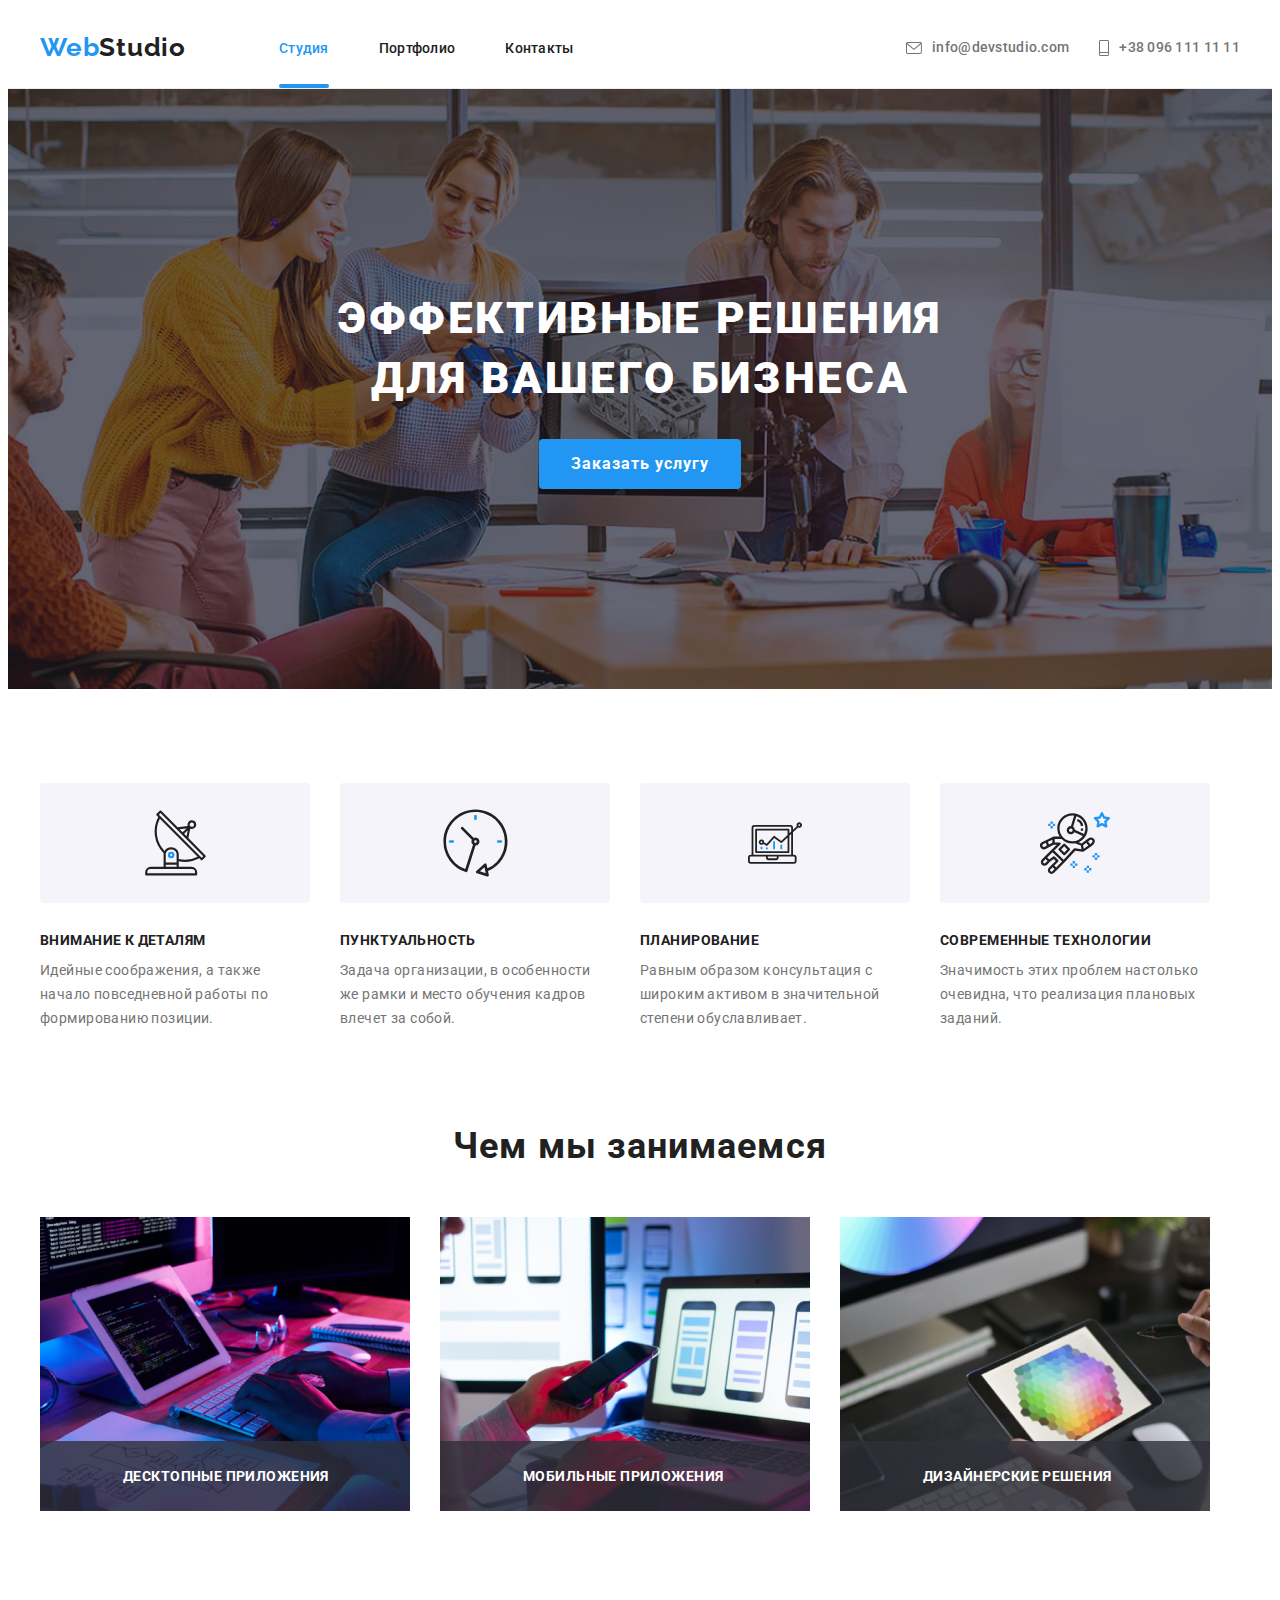
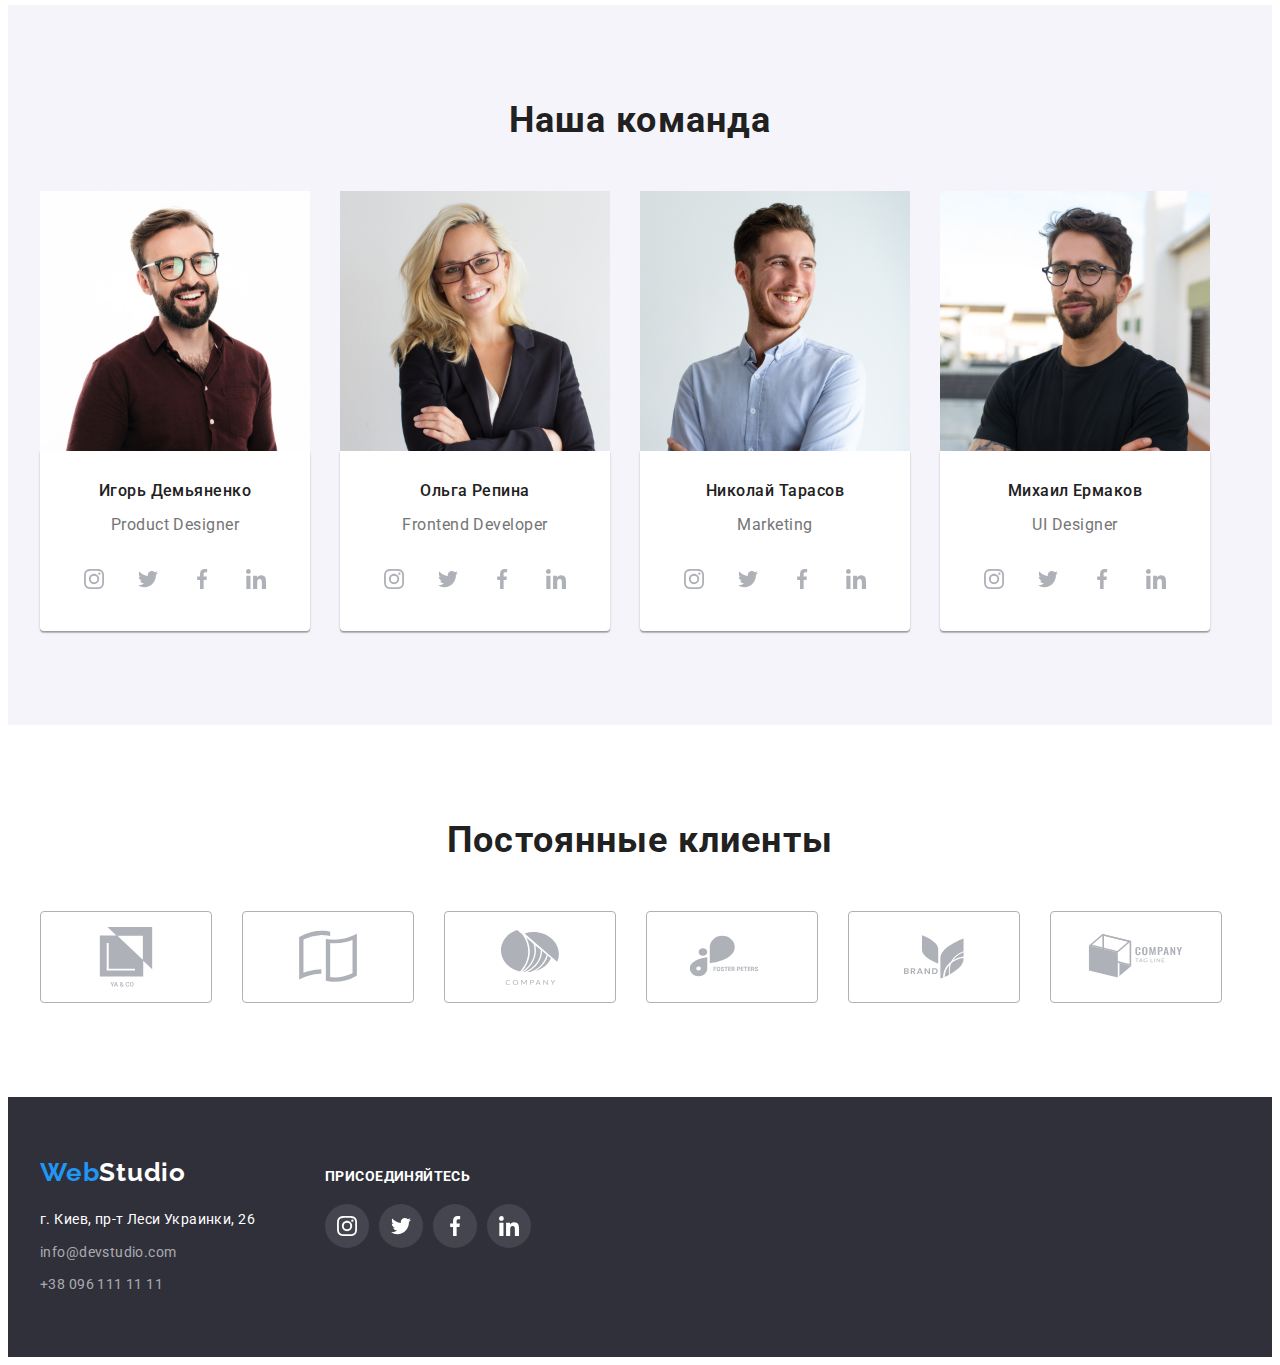
<file: index.html>
<!DOCTYPE html>
<html lang="ru">
  <head>
    <meta charset="UTF-8" />
    <title>Main</title>
    <link rel="preconnect" href="https://fonts.googleapis.com" />
    <link rel="preconnect" href="https://fonts.gstatic.com" crossorigin />
    <link
      href="https://fonts.googleapis.com/css2?family=Raleway:wght@700&family=Roboto:wght@400;500;700;900&display=swap"
      rel="stylesheet"
    />
    <link
      rel="stylesheet"
      href="https://cdnjs.cloudflare.com/ajax/libs/modern-normalize/1.1.0/modern-normalize.min.css"
      integrity="sha512-wpPYUAdjBVSE4KJnH1VR1HeZfpl1ub8YT/NKx4PuQ5NmX2tKuGu6U/JRp5y+Y8XG2tV+wKQpNHVUX03MfMFn9Q=="
      crossorigin="anonymous"
      referrerpolicy="no-referrer"
    />
    <link rel="stylesheet" href="./css/styles.css" />
  </head>
  <body>
    <header>
      <div class="header-box container">
        <nav class="main-nav">
          <a href="./index.html" class="logo-link-top current"
            ><span class="accent">Web</span>Studio</a
          >
          <ul class="header-box list">
            <li class="item"><a href="./index.html" class="link-nav current">Студия</a></li>
            <li class="item"><a href="./portfolio.html" class="link-nav">Портфолио</a></li>
            <li class="item"><a href="./" class="link-nav">Контакты</a></li>
          </ul>
        </nav>
        <ul class="list contact-list">
          <li class="contacts">
            <a href="mailto:info@devstudio.com" class="link-contact">
              <svg class="icons" width="16" height="12">
                <use href="./images/icons.svg#letter"></use>
              </svg>
              info@devstudio.com</a
            >
          </li>
          <li class="contacts">
            <a href="tel:+380961111111" class="link-contact">
              <svg class="icons" width="10" height="16">
                <use href="./images/icons.svg#mobile"></use>
              </svg>
              +38 096 111 11 11</a
            >
          </li>
        </ul>
      </div>
    </header>
    <main>
      <section class="background-about">
        <div class="container">
          <h1 class="hero-title">Эффективные решения для вашего бизнеса</h1>
          <button class="button-order" type="button" data-modal-open>Заказать услугу</button>
        </div>
      </section>
      <section class="section-fix">
        <div class="container">
          <ul class="list main-box">
            <li class="item-text">
              <div class="benefits">
                <svg class="icon-ben" width="65" height="70">
                  <use href="./images/icons.svg#antenna"></use>
                </svg>
              </div>
              <h3 class="list-title">Внимание к деталям</h3>
              <p class="text">
                Идейные соображения, а также начало повседневной работы по формированию позиции.
              </p>
            </li>
            <li class="item-text">
              <div class="benefits">
                <svg class="icon-ben" width="67" height="70">
                  <use href="./images/icons.svg#clock"></use>
                </svg>
              </div>
              <h3 class="list-title">Пунктуальность</h3>
              <p class="text">
                Задача организации, в особенности же рамки и место обучения кадров влечет за собой.
              </p>
            </li>
            <li class="item-text">
              <div class="benefits">
                <svg class="icon-ben" width="70" height="54">
                  <use href="./images/icons.svg#tv"></use>
                </svg>
              </div>
              <h3 class="list-title">Планирование</h3>
              <p class="text">
                Равным образом консультация с широким активом в значительной степени обуславливает.
              </p>
            </li>
            <li class="item-text">
              <div class="benefits">
                <svg class="icon-ben" width="70" height="70">
                  <use href="./images/icons.svg#astronaut"></use>
                </svg>
              </div>
              <h3 class="list-title">Современные технологии</h3>
              <p class="text">
                Значимость этих проблем настолько очевидна, что реализация плановых заданий.
              </p>
            </li>
          </ul>
        </div>
      </section>
      <section>
        <div class="container">
          <h2 class="title">Чем мы занимаемся</h2>
          <ul class="list images-list">
            <li class="services">
              <div class="image-cover">
                <img src="./images/клава.jpg" alt="Набираем текст" width="370" />
                <div class="text-cover">
                  <p>Десктопные приложения</p>
                </div>
              </div>
            </li>
            <li class="services">
              <div class="image-cover">
                <img src="./images/телефон.jpg" alt="Клацаем телефон" width="370" />
                <div class="text-cover">
                  <p>Мобильные приложения</p>
                </div>
              </div>
            </li>
            <li class="services">
              <div class="image-cover">
                <img src="./images/планшет.jpg" alt="Смотрим на планшет" width="370" />
                <div class="text-cover">
                  <p>Дизайнерские решения</p>
                </div>
              </div>
            </li>
          </ul>
        </div>
      </section>
      <section class="team">
        <div class="container">
          <h2 class="title">Наша команда</h2>
          <ul class="team-list list">
            <li class="team-item">
              <img src="./images/Игорь.jpg" alt="Про Игоря Демьяненко" width="270" />
              <div class="title-text">
                <h3 class="title-names">Игорь Демьяненко</h3>
                <p class="text-description">Product Designer</p>
                <ul class="list soc-list">
                  <li class="soc-item">
                    <a href="" class="soc-link">
                      <svg class="soc-icon" width="20" height="20">
                        <use href="./images/icons.svg#instagram-card"></use>
                      </svg>
                    </a>
                  </li>
                  <li class="soc-item">
                    <a href="" class="soc-link">
                      <svg class="soc-icon" width="20" height="20">
                        <use href="./images/icons.svg#twitter-card"></use>
                      </svg>
                    </a>
                  </li>
                  <li class="soc-item">
                    <a href="" class="soc-link">
                      <svg class="soc-icon" width="20" height="20">
                        <use href="./images/icons.svg#facebook-card"></use>
                      </svg>
                    </a>
                  </li>
                  <li class="soc-item">
                    <a href="" class="soc-link">
                      <svg class="soc-icon" width="20" height="20">
                        <use href="./images/icons.svg#linkedin-card"></use>
                      </svg>
                    </a>
                  </li>
                </ul>
              </div>
            </li>
            <li class="team-item">
              <img src="./images/Ольга.jpg" alt="Про Ольгу Репину" width="270" />
              <div class="title-text">
                <h3 class="title-names">Ольга Репина</h3>
                <p class="text-description">Frontend Developer</p>
                <ul class="list soc-list">
                  <li class="soc-item">
                    <a href="" class="soc-link">
                      <svg class="soc-icon" width="20" height="20">
                        <use href="./images/icons.svg#instagram-card"></use>
                      </svg>
                    </a>
                  </li>
                  <li class="soc-item">
                    <a href="" class="soc-link">
                      <svg class="soc-icon" width="20" height="20">
                        <use href="./images/icons.svg#twitter-card"></use>
                      </svg>
                    </a>
                  </li>
                  <li class="soc-item">
                    <a href="" class="soc-link">
                      <svg class="soc-icon" width="20" height="20">
                        <use href="./images/icons.svg#facebook-card"></use>
                      </svg>
                    </a>
                  </li>
                  <li class="soc-item">
                    <a href="" class="soc-link">
                      <svg class="soc-icon" width="20" height="20">
                        <use href="./images/icons.svg#linkedin-card"></use>
                      </svg>
                    </a>
                  </li>
                </ul>
              </div>
            </li>
            <li class="team-item">
              <img src="./images/Николай.jpg" alt="Про Николая Тарасова" width="270" />
              <div class="title-text">
                <h3 class="title-names">Николай Тарасов</h3>
                <p class="text-description">Marketing</p>
                <ul class="list soc-list">
                  <li class="soc-item">
                    <a href="" class="soc-link">
                      <svg class="soc-icon" width="20" height="20">
                        <use href="./images/icons.svg#instagram-card"></use>
                      </svg>
                    </a>
                  </li>
                  <li class="soc-item">
                    <a href="" class="soc-link">
                      <svg class="soc-icon" width="20" height="20">
                        <use href="./images/icons.svg#twitter-card"></use>
                      </svg>
                    </a>
                  </li>
                  <li class="soc-item">
                    <a href="" class="soc-link">
                      <svg class="soc-icon" width="20" height="20">
                        <use href="./images/icons.svg#facebook-card"></use>
                      </svg>
                    </a>
                  </li>
                  <li class="soc-item">
                    <a href="" class="soc-link">
                      <svg class="soc-icon" width="20" height="20">
                        <use href="./images/icons.svg#linkedin-card"></use>
                      </svg>
                    </a>
                  </li>
                </ul>
              </div>
            </li>
            <li class="team-item">
              <img src="./images/Михаил.jpg" alt="Про Михаила Ермакова" width="270" />
              <div class="title-text">
                <h3 class="title-names">Михаил Ермаков</h3>
                <p class="text-description">UI Designer</p>
                <ul class="list soc-list">
                  <li class="soc-item">
                    <a href="" class="soc-link">
                      <svg class="soc-icon" width="20" height="20">
                        <use href="./images/icons.svg#instagram-card"></use>
                      </svg>
                    </a>
                  </li>
                  <li class="soc-item">
                    <a href="" class="soc-link">
                      <svg class="soc-icon" width="20" height="20">
                        <use href="./images/icons.svg#twitter-card"></use>
                      </svg>
                    </a>
                  </li>
                  <li class="soc-item">
                    <a href="" class="soc-link">
                      <svg class="soc-icon" width="20" height="20">
                        <use href="./images/icons.svg#facebook-card"></use>
                      </svg>
                    </a>
                  </li>
                  <li class="soc-item">
                    <a href="" class="soc-link">
                      <svg class="soc-icon" width="20" height="20">
                        <use href="./images/icons.svg#linkedin-card"></use>
                      </svg>
                    </a>
                  </li>
                </ul>
              </div>
            </li>
          </ul>
        </div>
      </section>
      <section>
        <div class="container">
          <h2 class="title">Постоянные клиенты</h2>
          <ul class="list partners">
            <li class="item-partners">
              <a href="" class="link-partner">
                <svg class="icon-partners" width="106" height="60">
                  <use href="./images/icons.svg#client-1"></use>
                </svg>
              </a>
            </li>
            <li class="item-partners">
              <a href="" class="link-partner">
                <svg class="icon-partners" width="106" height="60">
                  <use href="./images/icons.svg#client-2"></use>
                </svg>
              </a>
            </li>
            <li class="item-partners">
              <a href="" class="link-partner">
                <svg class="icon-partners" width="106" height="60">
                  <use href="./images/icons.svg#client-3"></use>
                </svg>
              </a>
            </li>
            <li class="item-partners">
              <a href="" class="link-partner">
                <svg class="icon-partners" width="106" height="60">
                  <use href="./images/icons-2.svg#client-4"></use>
                </svg>
              </a>
            </li>
            <li class="item-partners">
              <a href="" class="link-partner">
                <svg class="icon-partners" width="106" height="60">
                  <use href="./images/icons.svg#client-5"></use>
                </svg>
              </a>
            </li>
            <li class="item-partners">
              <a href="" class="link-partner">
                <svg class="icon-partners" width="106" height="60">
                  <use href="./images/icons-2.svg#client-6"></use>
                </svg>
              </a>
            </li>
          </ul>
        </div>
      </section>
    </main>
    <footer>
      <div class="container position">
        <div>
          <a href="./index.html" class="logo-link current"
            ><span class="accent">Web</span><span class="accent-white">Studio</span></a
          >
          <address>
            <p class="address-text">г. Киев, пр-т Леси Украинки, 26</p>
            <ul class="footer-list">
              <li class="item-footer">
                <a href="mailto:info@devstudio.com" class="address-link">info@devstudio.com </a>
              </li>
              <li class="item-footer">
                <a href="tel:+380961111111" class="address-link">+38 096 111 11 11</a>
              </li>
            </ul>
          </address>
        </div>
        <div class="invite-block">
          <h3 class="invite">Присоединяйтесь</h3>
          <ul class="list soc-foot-list">
            <li class="soc-item-footer">
              <a href="" class="soc-link-footer">
                <svg class="soc-icon-footer" width="20" height="20">
                  <use href="./images/icons.svg#instagram-footer"></use>
                </svg>
              </a>
            </li>
            <li class="soc-item-footer">
              <a href="" class="soc-link-footer">
                <svg class="soc-icon-footer" width="20" height="20">
                  <use href="./images/icons.svg#twitter-footer"></use>
                </svg>
              </a>
            </li>
            <li class="soc-item-footer">
              <a href="" class="soc-link-footer">
                <svg class="soc-icon-footer" width="20" height="20">
                  <use href="./images/icons.svg#facebook-footer"></use>
                </svg>
              </a>
            </li>
            <li class="soc-item-footer">
              <a href="" class="soc-link-footer">
                <svg class="soc-icon-footer" width="20" height="20">
                  <use href="./images/icons.svg#linkedin-footer"></use>
                </svg>
              </a>
            </li>
          </ul>
        </div>
      </div>
    </footer>
    <!-- Модальное окно -->
    <div class="backdrop is-hidden" data-modal>
      <div class="modal">
        <button class="modal-close" data-modal-close>
          <img src="./images/close.png" alt="закрыть модальное окно" width="30" height="30" />
        </button>
      </div>
    </div>
    <script src="./js/modal.js"></script>
  </body>
</html>
</file>
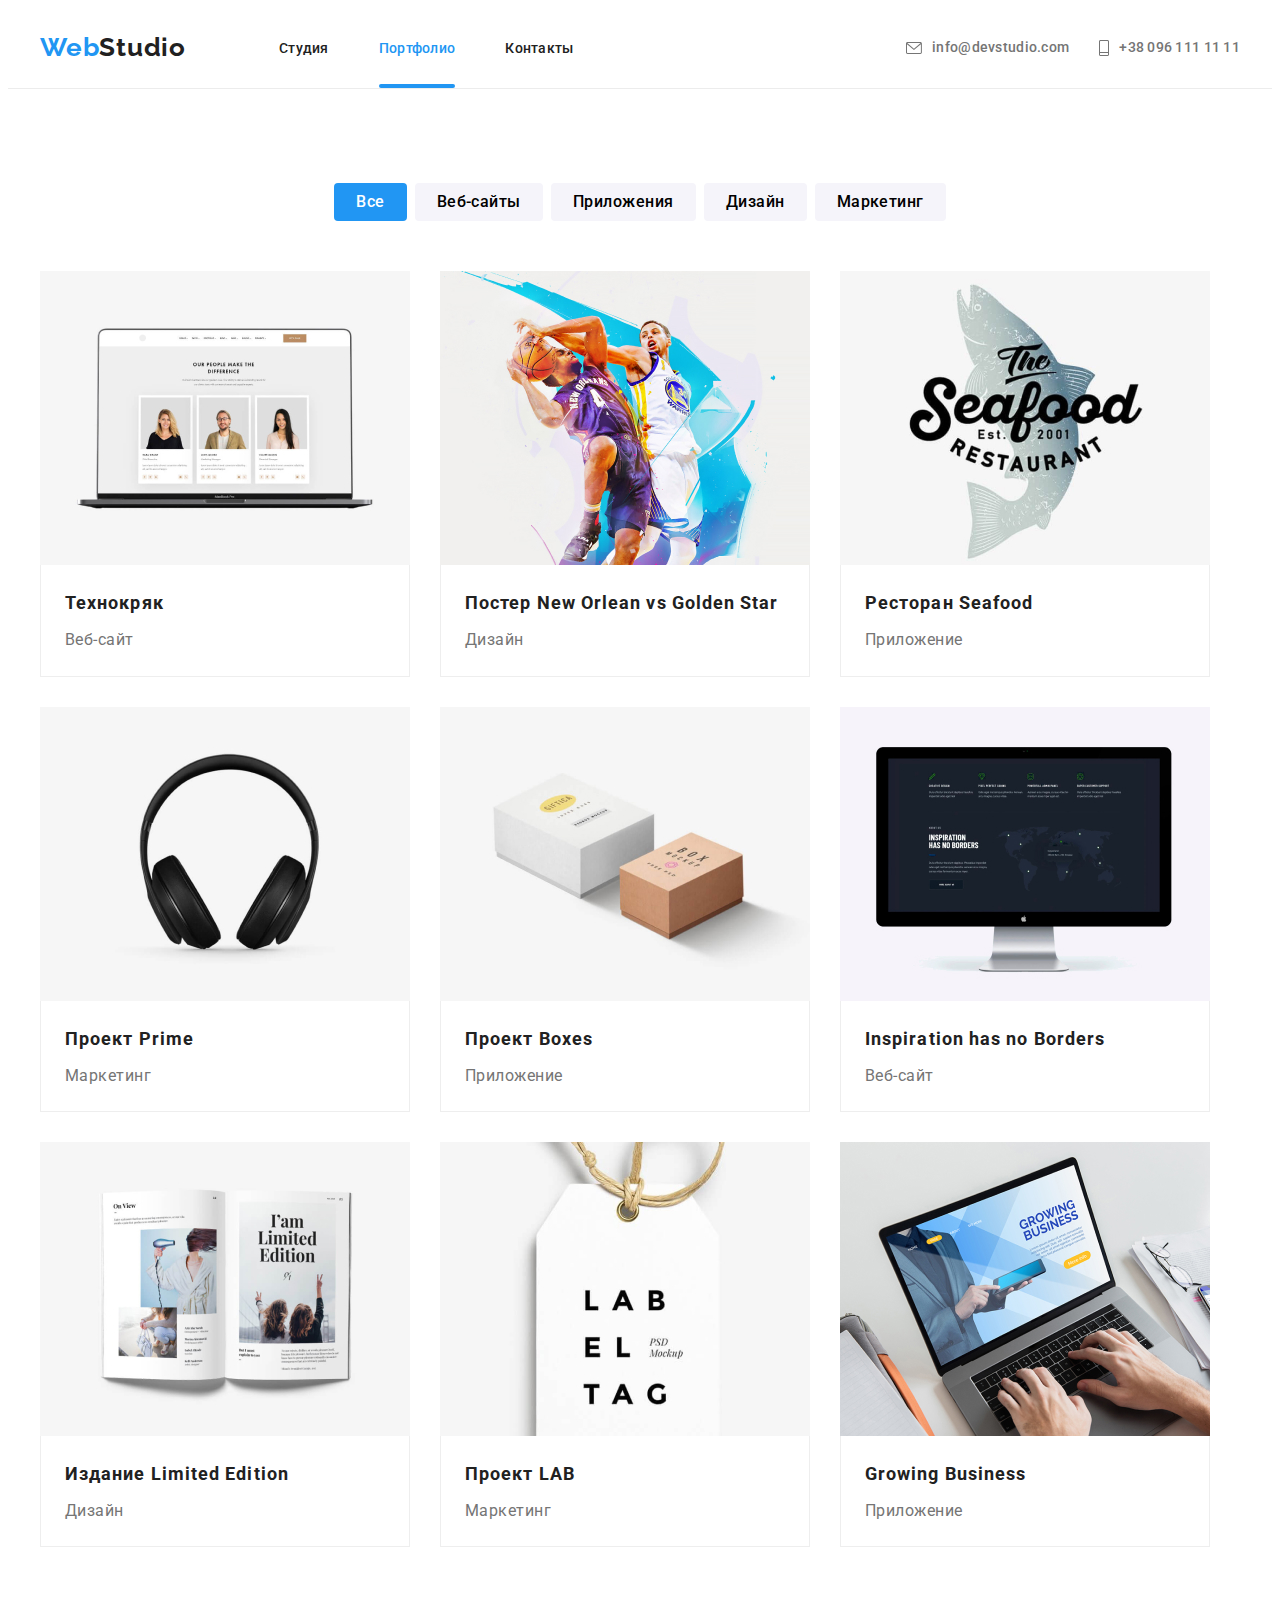
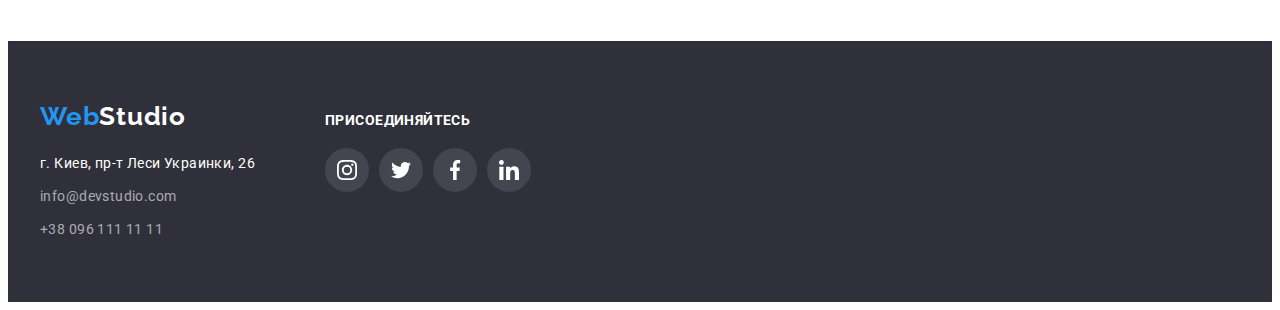
<file: portfolio.html>
<!DOCTYPE html>
<html lang="ru">
<head>
<meta charset="UTF-8" />
<title>Main</title>
<link rel="preconnect" href="https://fonts.googleapis.com">
<link rel="preconnect" href="https://fonts.gstatic.com" crossorigin>
<link href="https://fonts.googleapis.com/css2?family=Raleway:wght@700&family=Roboto:wght@400;500;700;900&display=swap"
    rel="stylesheet">
<link rel="stylesheet" href="https://cdnjs.cloudflare.com/ajax/libs/modern-normalize/1.1.0/modern-normalize.min.css"
    integrity="sha512-wpPYUAdjBVSE4KJnH1VR1HeZfpl1ub8YT/NKx4PuQ5NmX2tKuGu6U/JRp5y+Y8XG2tV+wKQpNHVUX03MfMFn9Q=="
    crossorigin="anonymous" referrerpolicy="no-referrer" />
<link rel="stylesheet" href="./css/styles.css">
</head>
<body>
<header>
    <div class="header-box container">
    <nav class="main-nav">
        <a href="./index.html" class="logo-link-top current"><span class="accent">Web</span>Studio</a>
        <ul class="header-box list">
            <li class="item"><a href="./index.html" class="link-nav">Студия</a></li>
            <li class="item"><a href="./portfolio.html" class="link-nav current">Портфолио</a></li>
            <li class="item"><a href="./" class="link-nav">Контакты</a></li>
        </ul>
    </nav>
    <ul class="list contact-list">
        <li class="contacts">
            <a href="mailto:info@devstudio.com" class="link-contact">
                <svg class="icons" width="16" height="12">
                    <use href="./images/icons.svg#letter"></use>
                </svg>
                info@devstudio.com</a>
        </li>
        <li class="contacts">
            <a href="tel:+380961111111" class="link-contact">
                <svg class="icons" width="10" height="16">
                    <use href="./images/icons.svg#mobile"></use>
                </svg>
                +38 096 111 11 11</a>
        </li>
    </ul>
    </div>
</header>
    <main>
        <section>
            <div class="container">
            <ul class="list buttons">
                <li class="button-item"><button type="button" class="buttonall">Все</button></li>
                <li class="button-item"><button class="button-list" type="button">Веб-сайты</button></li>
                <li class="button-item"><button class="button-list" type="button">Приложения</button></li>
                <li class="button-item"><button class="button-list" type="button">Дизайн</button></li>
                <li class="button-item"><button class="button-list" type="button">Маркетинг</button></li>
            </ul>
            <ul class="list portfolio">
                <li class="portfolio-items">
                    <a href="" class="port-link">
                        <div class="thumb">
                            <img src="./images/techno.jpg" alt="Технокряка logo" height="294" width="370">
                        <div class="textoverlay">
                            <p class="textport">Ресурс предлагает комплексные предложения с разным уровнем функционала и сервисов. Все это позволит посетителю получить исчерпывающие сведения о компании или частном лице.</p>
                    </div>
                    </div>
                    <div class="border">
                    <h2 class="titles-port">Технокряк</h2>
                    <p class="description-port">Веб-сайт</p>
                    </div>
                    </a>
                </li>
                <li class="portfolio-items">
                    <a href="" class="port-link">
                        <div class="thumb">
                            <img src="./images/Постер.jpg" alt="Poster logo" height="294" width="370">
                            <div class="textoverlay">
                            <p class="textport">Ресурс предлагает комплексные предложения с разным уровнем функционала и сервисов. Все это позволит посетителю получить исчерпывающие сведения о компании или частном лице.</p>
                    </div>
                    </div>
                    <div class="border">
                    <h2 class="titles-port">Постер New Orlean vs Golden Star</h2>
                    <p class="description-port">Дизайн</p>
                    </div>
                    </a>
                </li>
                <li class="portfolio-items">
                    <a href="" class="port-link">
                        <div class="thumb">
                            <img  src="./images/Ресторан.jpg" alt="seafood logo" height="294" width="370">
                            <div class="textoverlay">
                            <p class="textport">Ресурс предлагает комплексные предложения с разным уровнем функционала и сервисов. Все это позволит посетителю получить исчерпывающие сведения о компании или частном лице.</p>
                    </div>
                    </div>
                    <div class="border">
                    <h2 class="titles-port">Ресторан Seafood</h2>
                    <p class="description-port">Приложение</p>
                    </div>
                    </a>
                </li>
                <li class="portfolio-items">
                    <a href="" class="port-link">
                        <div class="thumb">
                            <img src="./images/prime.jpg" alt="Prime logo" height="294" width="370">
                            <div class="textoverlay">
                            <p class="textport">Ресурс предлагает комплексные предложения с разным уровнем функционала и сервисов. Все это позволит посетителю получить исчерпывающие сведения о компании или частном лице.</p>
                    </div>
                    </div>
                    <div class="border">
                    <h2 class="titles-port">Проект Prime</h2>
                    <p class="description-port">Маркетинг</p>
                    </div>
                    </a>
                </li>
                <li class="portfolio-items">
                    <a href="" class="port-link">
                        <div class="thumb">
                            <img src="./images/boxes.jpg" alt="Boxes logo" height="294" width="370">
                            <div class="textoverlay">
                            <p class="textport">Ресурс предлагает комплексные предложения с разным уровнем функционала и сервисов. Все это позволит посетителю получить исчерпывающие сведения о компании или частном лице.</p>
                    </div>
                    </div>
                    <div class="border">
                    <h2 class="titles-port">Проект Boxes</h2>
                    <p class="description-port">Приложение</p>
                    </div>
                    </a>
                </li>
                <li class="portfolio-items">
                    <a href="" class="port-link">
                        <div class="thumb">
                            <img src="./images/no-borders.jpg" alt="logo no borders" height="294" width="370">
                            <div class="textoverlay">
                            <p class="textport">Ресурс предлагает комплексные предложения с разным уровнем функционала и сервисов. Все это позволит посетителю получить исчерпывающие сведения о компании или частном лице.</p>
                    </div>
                    </div>
                    <div class="border">
                    <h2 class="titles-port">Inspiration has no Borders</h2>
                    <p class="description-port">Веб-сайт</p>
                    </div>
                    </a>
                </li>
                <li class="portfolio-items">
                    <a href="" class="port-link">
                        <div class="thumb">
                            <img src="./images/limited-edition.jpg" alt="limited edition logo" height="294" width="370">
                            <div class="textoverlay">
                            <p class="textport">Ресурс предлагает комплексные предложения с разным уровнем функционала и сервисов. Все это позволит посетителю получить исчерпывающие сведения о компании или частном лице.</p>
                    </div>
                    </div>
                    <div class="border">
                    <h2 class="titles-port">Издание Limited Edition</h2>
                    <p class="description-port">Дизайн</p>
                    </div>
                    </a>
                </li>
                <li class="portfolio-items">
                    <a href="" class="port-link">
                        <div class="thumb">
                            <img src="./images/proect-lab.jpg" alt="lab logo" height="294" width="370">
                            <div class="textoverlay">
                            <p class="textport">Ресурс предлагает комплексные предложения с разным уровнем функционала и сервисов. Все это позволит посетителю получить исчерпывающие сведения о компании или частном лице.</p>
                    </div>
                    </div>
                    <div class="border">
                    <h2 class="titles-port">Проект LAB</h2>
                    <p class="description-port">Маркетинг</p>
                    </div>
                    </a>
                </li>
                <li class="portfolio-items">
                    <a href="" class="port-link">
                        <div class="thumb">
                            <img src="./images/growing-business.jpg" alt="lab business" height="294" width="370">
                            <div class="textoverlay">
                            <p class="textport">Ресурс предлагает комплексные предложения с разным уровнем функционала и сервисов. Все это позволит посетителю получить исчерпывающие сведения о компании или частном лице.</p>
                    </div>
                    </div>
                    <div class="border">
                    <h2 class="titles-port">Growing Business</h2>
                    <p class="description-port">Приложение</p>
                    </div>
                    </a>
                </li>
            </ul>
            </div>
        </section>
    </main>
    <footer>
        <div class="container position">
            <div>
            <a href="./index.html" class="logo-link current"><span class="accent">Web</span><span class="accent-white">Studio</span></a>
            <address>
            <p class="address-text">г. Киев, пр-т Леси Украинки, 26 </p>
            <ul class="footer-list">
            <li class="item-footer"><a href="mailto:info@devstudio.com" class="address-link">info@devstudio.com </a></li>
            <li class="item-footer"><a href="tel:+380961111111" class="address-link">+38 096 111 11 11</a></li>
            </ul>
            </address>
            </div>
            <div class="invite-block">
            <h3 class="invite">Присоединяйтесь</h3>
            <ul class="list soc-foot-list">
                <li class="soc-item-footer">
                    <a href="" class="soc-link-footer">
                    <svg class="soc-icon-footer" width="20" height="20">
                        <use href="./images/icons.svg#instagram-footer"></use>
                    </svg>
                    </a>
                </li>
                <li class="soc-item-footer">
                    <a href="" class="soc-link-footer">
                    <svg class="soc-icon-footer" width="20" height="20">
                        <use href="./images/icons.svg#twitter-footer"></use>
                    </svg>
                    </a>
                </li>
                <li class="soc-item-footer">
                    <a href="" class="soc-link-footer">            
                     <svg class="soc-icon-footer" width="20" height="20">
                        <use href="./images/icons.svg#facebook-footer"></use>
                    </svg>
                    </a> 
                </li>
                <li class="soc-item-footer"> 
                    <a href="" class="soc-link-footer">                     
                    <svg class="soc-icon-footer" width="20" height="20">
                        <use href="./images/icons.svg#linkedin-footer"></use>
                    </svg>
                    </a>  
                </li>
            </ul>
            </div>
        </div>
    </footer>
</body>

</html>
</file>
<file: css/styles.css>
:root {
  --primary-text-color: #757575;
  --title-text-color: #212121;
  --accent-text-color: #2196f3;
  --just-white-color: #ffffff;
  --address-link-color: rgba(255, 255, 255, 0.6);
  --bg-color: #2f303a;
  --bg-color-team: #f5f4fa;
  --order-button-color: #188ce8;
  --bg-color-button: #f5f4fa;
  --soc-item-color: #AFB1B8;
  --transition-const: 250ms cubic-bezier(0.4, 0, 0.2, 1);
}

header {
  background-color: var(--just-white-color);
  border-bottom: 1px solid #ECECEC;
}

body {
  font-family: 'Roboto', 'Open Sans', 'Lato', 'Slabo', sans-serif;
  color: var(--primary-text-color);
}

img {
  display: block;
}

address {
  margin-top: 20px;
}

.list {
  list-style-type: none;
  margin: 0px;
  padding: 0px;
}

/* Первая страница */

.container {
  margin-left: auto;
  margin-right: auto;
  padding-left: 15px;
  padding-right: 15px;
  width: 1200px;
}

section {
  padding-bottom: 94px;
  padding-top: 94px;
}

.section-fix {
  padding-bottom: 0px;
}

.main-nav {
  display: flex;
}
.header-box {
  display: flex;
  align-items: center;
}

.header-box .item {
  margin-right: 50px;
}


.header-box .item:last-child {
  margin-right: 0px;
}


.contact-list {
  display: flex;
  align-items: center;
  margin-top: 0px;
  margin-bottom: 0px;
  margin-left: auto;
}

.contact-button {
  padding: 0px;
  border: none;
  background-color: var(--just-white-color);
}

.icons {
  margin-right: 10px;
  fill: currentColor;
}

.contacts {
  display: flex;
}

.contacts:nth-child(2) {
 margin-left: 30px;
}

.logo-link-top:hover,
.logo-link-top:focus {
  color: var(--accent-text-color);
}

.logo-link-top {
  padding-top: 24px;
  padding-bottom: 25px;
  margin-right: 93px;
  font-family: 'Raleway', 'Oswald', 'Montserrat', sans-serif;
  font-weight: 700;
  font-size: 26px;
  line-height: 1.19;
  letter-spacing: 0.03em;
  color: var(--title-text-color);
  text-decoration: none;
  transition: color var(--transition-const);
}

.port-link {
  position: relative;
  text-decoration: none;
  transition: box-shadow var(--transition-const);
}

.port-link:hover {
  box-shadow: 0px 1px 1px rgba(0, 0, 0, 0.12), 0px 4px 4px rgba(0, 0, 0, 0.06), 1px 4px 6px rgba(0, 0, 0, 0.16);
}

.link-nav:hover,
.link-nav:focus {
  color: var(--accent-text-color);
}

.link-nav {
  display: block;
  padding-top: 32px;
  padding-bottom: 32px;
  font-weight: 500;
  font-size: 14px;
  line-height: 1.17;
  color: var(--title-text-color);
  text-decoration: none;
  letter-spacing: 0.02em;
  transition: color var(--transition-const);
}

.link-nav.current {
  position: relative;
  color: var(--accent-text-color);
}

.link-nav.current::after {
  content: '';
  position: absolute;
  bottom: 0;
  left: 0;
  width: 100%;
  background-color: var(--accent-text-color);
  border-radius: 2px;
  height: 4px;
}

.link-contact:hover,
.link-contact:focus {
  color: var(--accent-text-color);
}

.link-contact {
  display: flex;
  align-items: center;
  font-weight: 500;
  font-size: 14px;
  line-height: 1.14;
  color: var(--primary-text-color);
  text-decoration: none;
  letter-spacing: 0.02em;
  transition: color var(--transition-const);
}

.benefits {
display: flex;
justify-content: center;
align-items: center;
width: 270px;
height: 120px;
background: #F5F4FA;
border-radius: 4px;
margin-bottom: 30px;
}

.hero-title {
  max-width: 696px;
  margin-left: auto;
  margin-right: auto;
  margin-top: 0px;
  margin-bottom: 30px;
  font-weight: 900;
  font-size: 44px;
  line-height: 1.36;
  text-align: center;
  letter-spacing: 0.06em;
  text-transform: uppercase;
  color: #ffffff;
}

.main-box {
  display: flex;
  margin-top: 0px;
  margin-bottom: 0px;
}

.main-box .item-text:last-child {
  margin-right: 0px;
}
.item-text {
  margin-right: 30px;
  width: 270px;
}

.list-title {
  margin-top: 0px;
  margin-bottom: 0px;
  font-weight: 700;
  font-size: 14px;
  line-height: 1.14;
  letter-spacing: 0.03em;
  text-transform: uppercase;
  color: var(--title-text-color);
}

.text {
  margin-top: 10px;
  margin-bottom: 0px;
  font-size: 14px;
  line-height: 1.71;
  letter-spacing: 0.03em;
}

.title {
  margin-top: 0px;
  margin-bottom: 0px;
  font-weight: 700;
  font-size: 36px;
  line-height: 1.17;
  text-align: center;
  letter-spacing: 0.03em;
  color: var(--title-text-color);
}

.title-text {
  padding-top: 30px;
  padding-bottom: 30px;
  background-color: var(--just-white-color);
  box-shadow: 0px 1px 3px rgba(0, 0, 0, 0.12), 0px 1px 1px rgba(0, 0, 0, 0.14), 0px 2px 1px rgba(0, 0, 0, 0.2);
  border-radius: 0px 0px 4px 4px;
}

.title-names {
  margin-top: 0px;
  margin-bottom: 10px;
  color: var(--title-text-color);
  font-weight: 500;
  font-size: 16px;
  line-height: 1.19;
  letter-spacing: 0.03em;
  text-align: center;
}

.text-description {
  margin-top: 0px;
  margin-bottom: 0px;
  font-size: 16px;
  line-height: 1.9;
  letter-spacing: 0.03em;
  text-align: center;
}

.images-list {
  display: flex;
  margin-top: 50px;
}

.services {
  margin-right: 30px;
}

.services p {
  position: absolute;
  margin: 0px;
  bottom: 27px;
  left: 83px;
  font-weight: 700;
  font-size: 14px;
  line-height: 16px;
  text-align: center;
  letter-spacing: 0.03em;
  text-transform: uppercase;
  color: var(--just-white-color);
}

.image-cover {
  position: relative;
}

.text-cover {
  position: absolute;
  background-color: #2f303acc;
  left: 0;
  bottom: 0;
  width: 370px;
  height: 70px;
}


.images-list .image:last-child {
  margin-right: 0px;
}


.logo-link:hover,
.logo-link:focus {
  color: var(--accent-text-color);
}

.logo-link {
  margin-right: 0px;
  font-family: 'Raleway', 'Oswald', 'Montserrat', sans-serif;
  font-weight: 700;
  font-size: 26px;
  line-height: 1.19;
  letter-spacing: 0.03em;
  color: var(--title-text-color);
  text-decoration: none;
  transition: color var(--transition-const);
}

.address-text {
  margin-top: 0px;
  margin-bottom: 0px;
  margin-right: 0px;
  font-style: normal;
  font-size: 14px;
  line-height: 1.71;
  letter-spacing: 0.03em;
  color: var(--just-white-color);
}
.address-link:hover,
.address-link:focus {
  color: var(--just-white-color);
}
.address-link {
  text-decoration: none;
  font-style: normal;
  font-size: 14px;
  line-height: 1.71;
  letter-spacing: 0.03em;
  color: var(--address-link-color);
  transition: color var(--transition-const);
}

.item-footer + .item-footer {
  margin-top: 9px;
  margin-right: 0px;
}

.footer-list {
  margin-top: 9px;
  margin-bottom: 0px;
  list-style-type: none;
  padding: 0px;
}

.accent,
.accent-white:focus,
.accent-white:hover {
  color: var(--accent-text-color);
}

.accent-white {
  color: var(--just-white-color);
  transition: color var(--transition-const);
}

footer {
  display: flex;
  padding-top: 60px;
  padding-bottom: 60px;
  background-color: var(--bg-color);
}

.background-about {
padding-top: 200px;
padding-bottom: 200px;
max-width: 1600px;
max-height: 600px;
margin-left: auto;
margin-right: auto;
background-image: linear-gradient(to right, rgba(47, 48, 58, 0.4), rgba(47, 48, 58, 0.4)), url(../images/hero.jpg);
background-repeat: no-repeat;
background-position: center;
background-size: auto;
}

.soc-list {
  display: flex;
  justify-content: center;
  align-items: center;
  margin-top: 16px;
  margin-left: auto;
  margin-right: auto;
}

.soc-item + .soc-item {
  margin-left: 10px;
}

.soc-link {
  display: flex;
  justify-content: center;
  align-items: center;
  border-radius: 50%;
  width: 44px;
  height: 44px;
  transition: background-color var(--transition-const);
}

.soc-icon {
  fill: var(--soc-item-color);
  transition: fill var(--transition-const);
}

.soc-link:hover,
.soc-link:focus {
  background-color: var(--accent-text-color);
}

.soc-link:hover .soc-icon,
.soc-link:focus .soc-icon {
  fill: var(--just-white-color);
}

  .link-partner {
    display: flex;
    justify-content: center;
    align-items: center;
    width: 170px;
    height: 90px;
    border: 1px solid #AFB1B8;
    border-radius: 4px;
    cursor: pointer;
    transition: border var(--transition-const);
  }

  .icon-partners {
    fill: var(--soc-item-color);
    transition: fill var(--transition-const);

    }

  .link-partner:hover,
  .link-partner:focus {
    color: var(--accent-text-color);
    border: 1px solid var(--accent-text-color);
}

  .link-partner:hover .icon-partners,
  .link-partner:focus .icon-partners {
    fill: var(--accent-text-color);
  }


.partners {
  margin-top: 50px;
  display: flex;
}

.item-partners + .item-partners {
  margin-left: 30px;
}

/* Вторая страница */

.buttons {
  display: flex;
  justify-content: center;
  margin: 0px;
}

.button-item {
  margin-right: 8px;
}

.button-item:last-child {
  margin-right: 0px;
}


.portfolio {
  display: flex;
  flex-wrap: wrap;
  margin-top: 50px;
}

.portfolio-items {
  display: flex;
  margin-top: 30px;
  margin-right: 30px;
}

.portfolio-items:nth-child(-n + 3){
  margin-top: 0px;
}

.portfolio-items:nth-child(3n){
  margin-right: 0px;
}

.thumb {
  position: relative;
  overflow: hidden;
}

.port-link:hover .textoverlay {
  transform: translateY(0);
  opacity: 1;
  background-color: #2196F3E5;
}

.textoverlay {
  position: absolute;
  top: 0;
  left: 0;
  width: 100%;
  height: 100%;
  transform: translateY(100%);
  opacity: 0;
  pointer-events: none;
  transition: transform var(--transition-const);
}

.textport {
  margin: 63px 24px;
  font-size: 18px;
  line-height: 1.56;
  letter-spacing: 0.03em;
  color: var(--just-white-color);
}

.titles-port {
  margin-top: 0px;
  margin-bottom: 0px;
  font-weight: 700;
  font-size: 18px;
  line-height: 2;
  letter-spacing: 0.06em;
  color: var(--title-text-color);
}

.description-port {
  margin-top: 4px;
  margin-bottom: 0px;
  font-size: 16px;
  line-height: 1.9;
  letter-spacing: 0.03em;
  color: var(--primary-text-color);
}

button {
  font-family: inherit;
  cursor: pointer;
}

.button-list {
  border: none;
  padding: 6px 22px;
  background-color: var(--bg-color-button);
  font-weight: 500;
  font-size: 16px;
  line-height: 1.62;
  text-align: center;
  letter-spacing: 0.03em;
  border-radius: 4px;
  transition: color var(--transition-const), background-color var(--transition-const), box-shadow var(--transition-const);
}
.button-list:hover,
.button-list:focus {
  color: var(--just-white-color);
  background-color: var(--accent-text-color);
  box-shadow: 0px 3px 1px rgba(0, 0, 0, 0.1), 0px 1px 2px rgba(0, 0, 0, 0.08), 0px 2px 2px rgba(0, 0, 0, 0.12);
}

.button-order:hover {
  color: var(--just-white-color);
  background-color: var(--order-button-color);
}

.button-order {
  border: none;
  margin-left: auto;
  margin-right: auto;
  display: block;
  padding: 10px 32px;
  border-radius: 4px;
  font-weight: 700;
  font-size: 16px;
  line-height: 1.88;
  letter-spacing: 0.06em;
  color: var(--just-white-color);
  background-color: var(--accent-text-color);
  box-shadow: 0px 4px 4px rgba(0, 0, 0, 0.15);
  transition: color var(--transition-const), background-color var(--transition-const), box-shadow var(--transition-const);
}


.team {
  background-color: var(--bg-color-team);
}

.team-list {
  display: flex;
  margin-top: 50px;
  margin-bottom: 0px;
}

.team-item {
  margin-right: 30px;
}

.team-item:last-child {
  margin-right: 0px;
}
.buttonall {
  border: none;
  border-radius: 4px;
  padding: 6px 22px;
  color: var(--just-white-color);
  font-weight: 500;
  font-size: 16px;
  line-height: 1.62;
  text-align: center;
  letter-spacing: 0.03em;
  background-color: #2196f3;
  transition: color var(--transition-const), box-shadow var(--transition-const), border-radius var(--transition-const);
}

.buttonall:hover {
  color: var(--just-white-color);
  box-shadow: 0px 3px 1px rgba(0, 0, 0, 0.1), 0px 1px 2px rgba(0, 0, 0, 0.08), 0px 2px 2px rgba(0, 0, 0, 0.12);
  border-radius: 4px;
}

.border {
  padding-top: 20px;
  padding-left: 24px;
  padding-bottom: 20px;
  padding-right: 24px;
  border-bottom: 1px solid #EEEEEE;
  border-right: 1px solid #EEEEEE;
  border-left: 1px solid #EEEEEE;
}


.invite {
margin: 0px;
font-weight: 700;
font-size: 14px;
line-height: 16px;
letter-spacing: 0.03em;
text-transform: uppercase;
color: var(--just-white-color)
}

.soc-foot-list {
  display: flex;
  align-items: center;
  margin-top: 20px;
  margin-left: auto;
  margin-right: auto;
}

.soc-item-footer + .soc-item-footer {
  margin-left: 10px;
}

.soc-link-footer {
  display: flex;
  justify-content: center;
  align-items: center;
  border-radius: 50%;
  width: 44px;
  height: 44px;
  background-color: rgba(255, 255, 255, 0.1);
  transition: background-color var(--transition-const);
}

.soc-link-footer:hover,
.soc-link-footer:focus {
  background-color: var(--accent-text-color);
}

.soc-icon-footer {
  fill: var(--just-white-color);
}

.position {
  display: flex;
  align-items: baseline;
}

.invite-block {
  margin-left: 70px;
}

.backdrop {
  position: fixed;
  top: 0;
  left: 0;
  width: 100%;
  height: 100%;
  background-color: #00000033;
  opacity: 1;
  transition: opacity 500ms cubic-bezier(0.4, 0, 0.2, 1);
}

.backdrop.is-hidden {
  opacity: 0;
  pointer-events: none;
}

.backdrop.is-hidden .modal {
  transform: translate(-50%, -50%) scaleX(0) rotatez(180deg);
  opacity: 0.5;
}


.modal {
  position: absolute;
  top: 50%;
  left: 50%;
  transform: translate(-50%, -50%) scaleX(1) rotatez(0deg);
  opacity: 1;
  width: 528px;
  height: 581px;
  background-color: var(--just-white-color);
  transition: transform 500ms cubic-bezier(0.4, 0, 0.2, 1), opacity 700ms cubic-bezier(0.4, 0, 0.2, 1);
}

.modal-close {
  position: absolute;
  top: 0;
  right: 0;
  background-color: var(--just-white-color);
  border: none;
  padding-top: 8px;
  padding-right: 8px;
  padding-left: 0px;
  padding-bottom: 0px;
}
</file>
